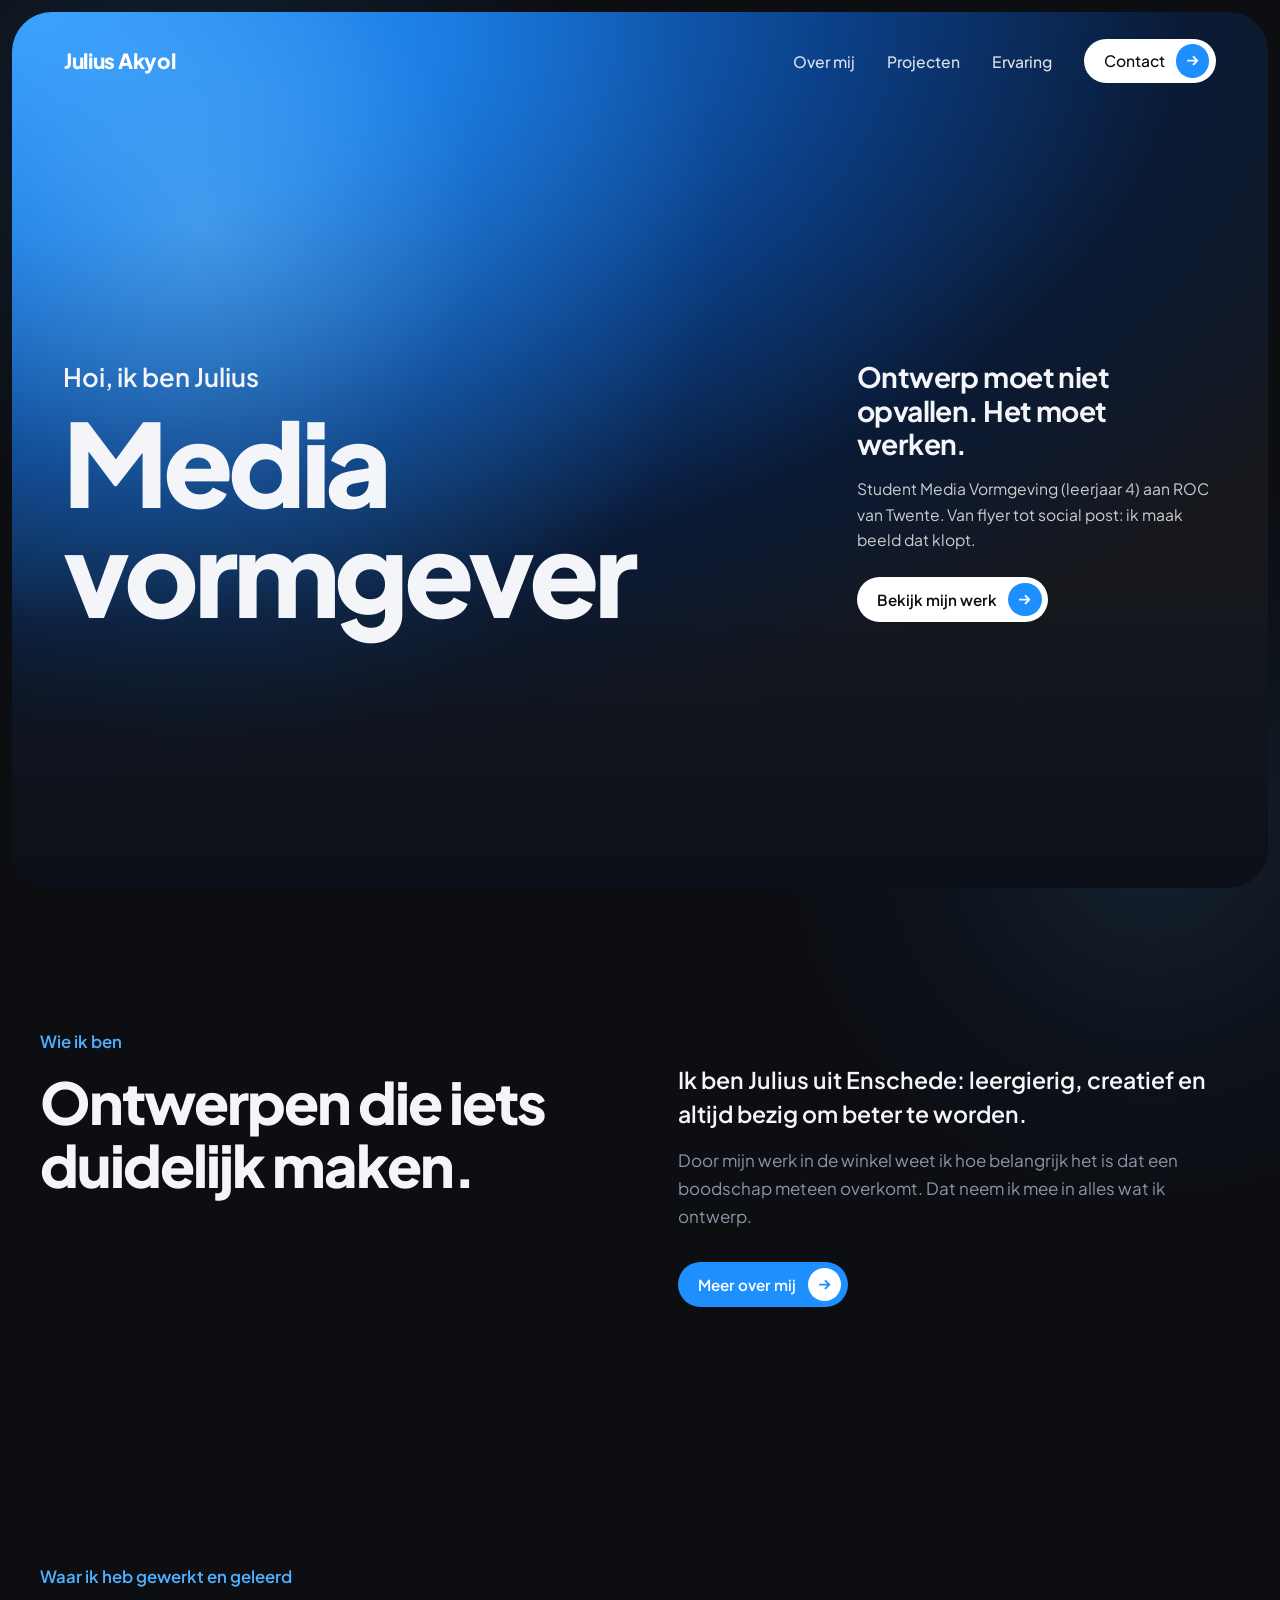
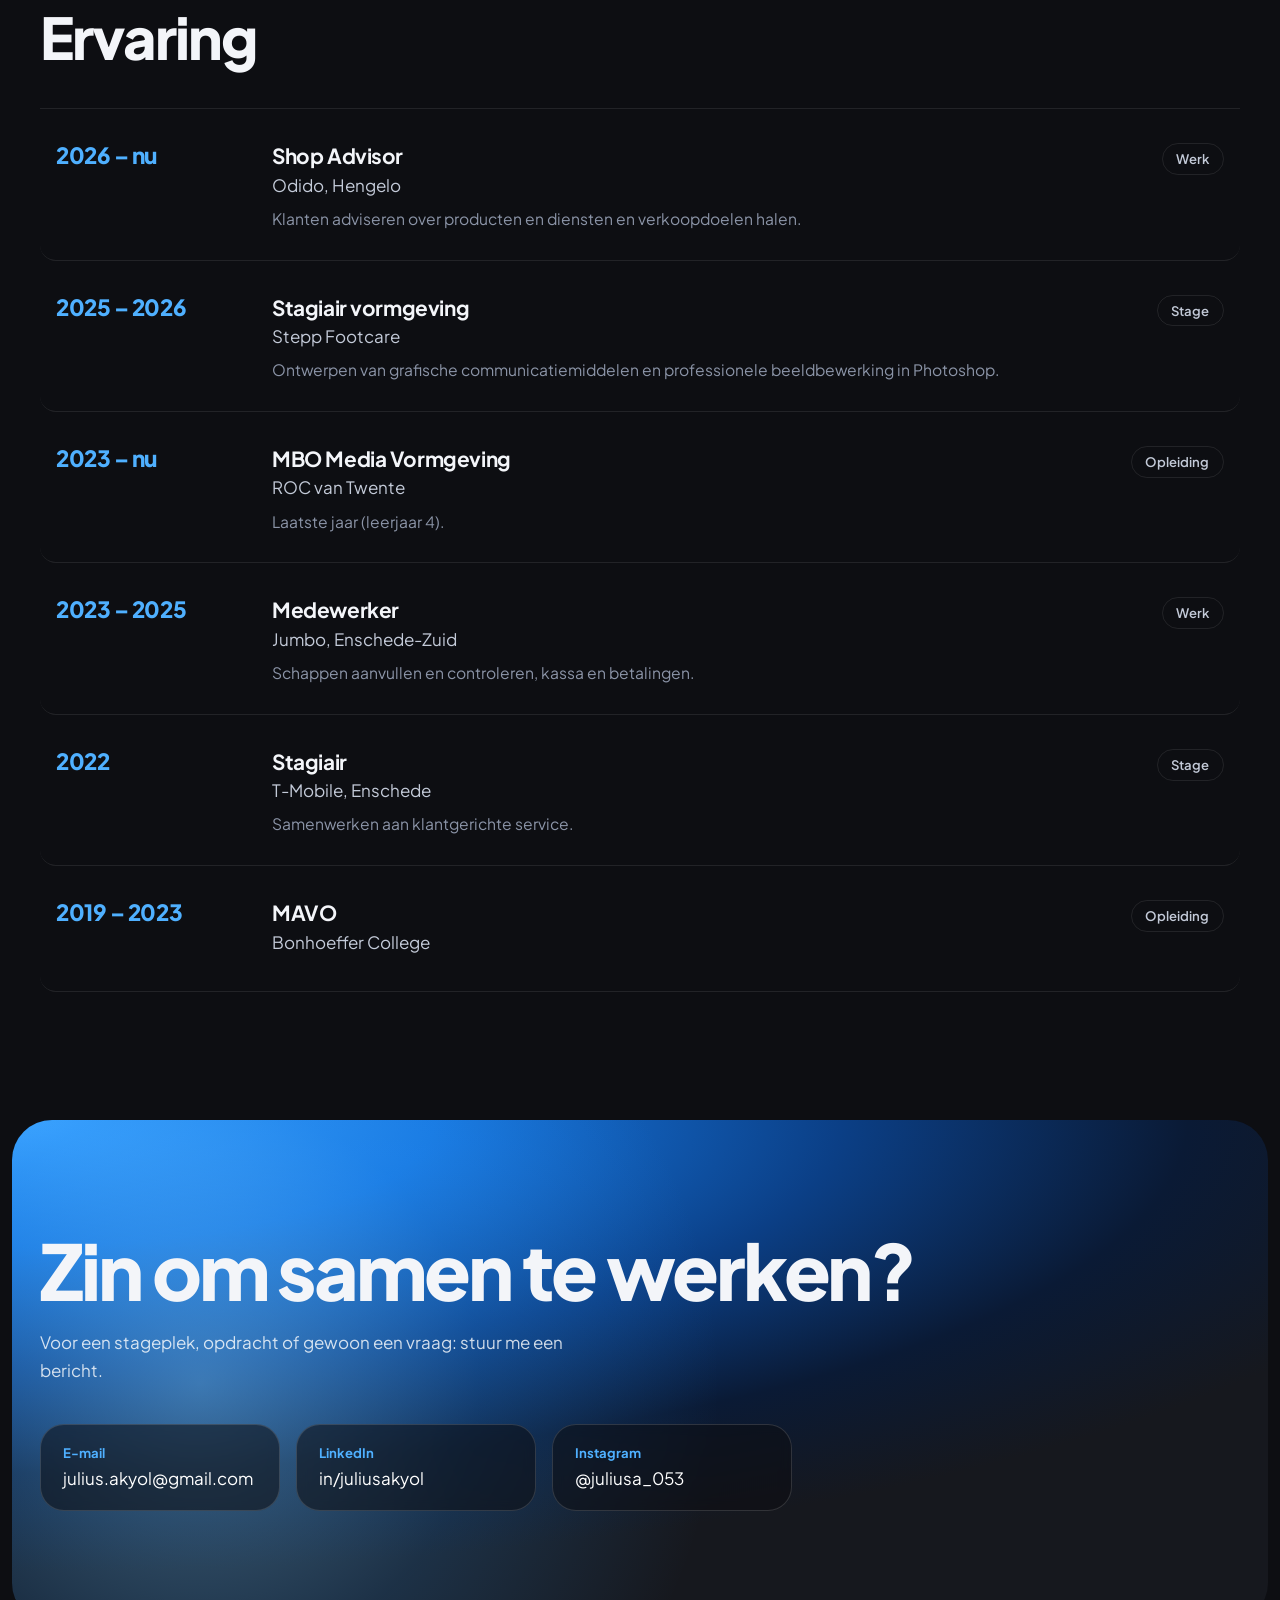
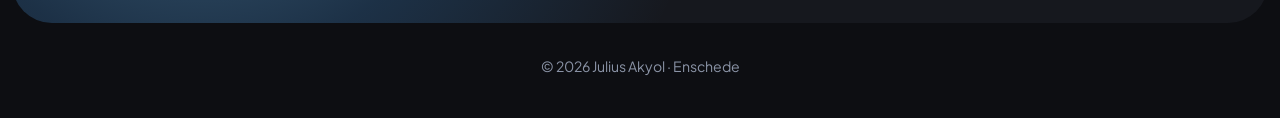
<file: index.html>
<!DOCTYPE html>
<html lang="nl">
<head>
  <meta charset="utf-8">
  <meta name="viewport" content="width=device-width, initial-scale=1">
  <title>Julius Akyol – Mediavormgever</title>
  <meta name="description" content="Portfolio van Julius Akyol, mediavormgever uit Enschede. Grafisch ontwerp, beeldbewerking en fotografie.">
  <meta property="og:title" content="Julius Akyol – Mediavormgever">
  <meta property="og:description" content="Portfolio van Julius Akyol, mediavormgever uit Enschede.">
  <meta property="og:image" content="img/julius.jpg">
  <link rel="icon" href="img/favicon.svg" type="image/svg+xml">
  <link rel="preconnect" href="https://fonts.googleapis.com">
  <link rel="preconnect" href="https://fonts.gstatic.com" crossorigin>
  <link href="https://fonts.googleapis.com/css2?family=Plus+Jakarta+Sans:wght@400;500;600;700;800&display=swap" rel="stylesheet">
  <link rel="stylesheet" href="style.css">
  <script>
    document.documentElement.classList.add('js');
    // Laadscherm: alleen bij de eerste keer openen (per bezoek), niet bij elke pagina
    try {
      if (!sessionStorage.getItem('ja-loaded') && !matchMedia('(prefers-reduced-motion: reduce)').matches) {
        document.documentElement.classList.add('is-loading');
      }
    } catch (e) {}
  </script>
</head>
<body>

  <!-- ============ LAADSCHERM (eerste bezoek) ============ -->
  <div class="loader" id="loader" aria-hidden="true">
    <div class="loader__inner">
      <p class="loader__name"><span>Julius</span> <span>Akyol</span></p>
      <p class="loader__role">Mediavormgever</p>
      <div class="loader__bar"><i id="loader-bar"></i></div>
      <p class="loader__count"><span id="loader-count">0</span>%</p>
    </div>
  </div>

  <!-- ============ NAVIGATIE (zelfde op elke pagina) ============ -->
  <header class="nav" id="nav">
    <a class="nav__logo" href="index.html">Julius Akyol</a>
    <nav aria-label="Hoofdmenu">
      <ul class="nav__links">
        <li><a href="over-mij.html">Over mij</a></li>
        <li><a href="projecten.html">Projecten</a></li>
        <li class="hide-mobile"><a href="index.html#ervaring">Ervaring</a></li>
        <li><a class="btn btn--light" href="index.html#contact" aria-label="Contact"><span class="btn__label">Contact</span> <span class="btn__icon" aria-hidden="true"><svg viewBox="0 0 16 16" fill="none" stroke="currentColor" stroke-width="2" stroke-linecap="round" stroke-linejoin="round"><path d="M3 8h10M9 4l4 4-4 4"/></svg></span></a></li>
      </ul>
    </nav>
  </header>

  <main id="top">

    <!-- ============ GROTE HEADER ============ -->
    <div class="top">
      <section class="hero">

        <div class="hero__main">
          <div>
            <p class="hero__hello anim-up" style="--d:100">Hoi, ik ben Julius</p>
            <h1 class="hero__title">
              <span class="line anim-up" style="--d:200">Media</span>
              <span class="line anim-up" style="--d:320">vormgever</span>
            </h1>
          </div>

          <div class="hero__side anim-up" style="--d:550">
            <h2>Ontwerp moet niet opvallen. Het moet werken.</h2>
            <p>Student Media Vormgeving (leerjaar 4) aan ROC van Twente. Van flyer tot social post: ik maak beeld dat klopt.</p>
            <a class="btn btn--light" href="projecten.html">Bekijk mijn werk <span class="btn__icon" aria-hidden="true"><svg viewBox="0 0 16 16" fill="none" stroke="currentColor" stroke-width="2" stroke-linecap="round" stroke-linejoin="round"><path d="M3 8h10M9 4l4 4-4 4"/></svg></span></a>
          </div>
        </div>
      </section>
    </div>

    <!-- ============ WIE IK BEN ============ -->
    <section class="section">
      <div class="wrap intro">
        <div data-reveal>
          <p class="eyebrow">Wie ik ben</p>
          <h2 class="section__title">Ontwerpen die iets duidelijk maken.</h2>
        </div>
        <div data-reveal style="--d:150">
          <p class="intro__lead">Ik ben Julius uit Enschede: leergierig, creatief en altijd bezig om beter te worden.</p>
          <p class="intro__text">Door mijn werk in de winkel weet ik hoe belangrijk het is dat een boodschap meteen overkomt. Dat neem ik mee in alles wat ik ontwerp.</p>
          <a class="btn btn--blue" href="over-mij.html">Meer over mij <span class="btn__icon" aria-hidden="true"><svg viewBox="0 0 16 16" fill="none" stroke="currentColor" stroke-width="2" stroke-linecap="round" stroke-linejoin="round"><path d="M3 8h10M9 4l4 4-4 4"/></svg></span></a>
        </div>
      </div>
    </section>

    <!-- ============ ERVARING ============ -->
    <section class="section" id="ervaring">
      <div class="wrap">
        <div class="xp-head" data-reveal>
          <p class="eyebrow">Waar ik heb gewerkt en geleerd</p>
          <h2 class="section__title">Ervaring</h2>
        </div>

        <ul class="xp">
          <li class="xp__item" data-reveal style="--d:0">
            <p class="xp__years">2026 – nu</p>
            <div class="xp__body">
              <h3>Shop Advisor</h3>
              <p class="xp__place">Odido, Hengelo</p>
              <p>Klanten adviseren over producten en diensten en verkoopdoelen halen.</p>
            </div>
            <span class="xp__type">Werk</span>
          </li>
          <li class="xp__item" data-reveal style="--d:70">
            <p class="xp__years">2025 – 2026</p>
            <div class="xp__body">
              <h3>Stagiair vormgeving</h3>
              <p class="xp__place">Stepp Footcare</p>
              <p>Ontwerpen van grafische communicatiemiddelen en professionele beeldbewerking in Photoshop.</p>
            </div>
            <span class="xp__type">Stage</span>
          </li>
          <li class="xp__item" data-reveal style="--d:140">
            <p class="xp__years">2023 – nu</p>
            <div class="xp__body">
              <h3>MBO Media Vormgeving</h3>
              <p class="xp__place">ROC van Twente</p>
              <p>Laatste jaar (leerjaar 4).</p>
            </div>
            <span class="xp__type">Opleiding</span>
          </li>
          <li class="xp__item" data-reveal style="--d:210">
            <p class="xp__years">2023 – 2025</p>
            <div class="xp__body">
              <h3>Medewerker</h3>
              <p class="xp__place">Jumbo, Enschede-Zuid</p>
              <p>Schappen aanvullen en controleren, kassa en betalingen.</p>
            </div>
            <span class="xp__type">Werk</span>
          </li>
          <li class="xp__item" data-reveal style="--d:280">
            <p class="xp__years">2022</p>
            <div class="xp__body">
              <h3>Stagiair</h3>
              <p class="xp__place">T-Mobile, Enschede</p>
              <p>Samenwerken aan klantgerichte service.</p>
            </div>
            <span class="xp__type">Stage</span>
          </li>
          <li class="xp__item" data-reveal style="--d:350">
            <p class="xp__years">2019 – 2023</p>
            <div class="xp__body">
              <h3>MAVO</h3>
              <p class="xp__place">Bonhoeffer College</p>
            </div>
            <span class="xp__type">Opleiding</span>
          </li>
        </ul>
      </div>
    </section>

    <!-- ============ CONTACT ============ -->
    <section class="contact" id="contact">
      <div class="wrap">
        <h2 class="contact__title" data-reveal>Zin om samen te werken?</h2>
        <p class="contact__text" data-reveal style="--d:100">Voor een stageplek, opdracht of gewoon een vraag: stuur me een bericht.</p>
        <ul class="contact__list">
          <li data-reveal style="--d:150"><a href="mailto:julius.akyol@gmail.com"><span>E-mail</span>julius.akyol@gmail.com</a></li>
          <li data-reveal style="--d:230"><a href="https://www.linkedin.com/in/juliusakyol/" target="_blank" rel="noopener"><span>LinkedIn</span>in/juliusakyol</a></li>
          <li data-reveal style="--d:310"><a href="https://www.instagram.com/juliusa_053/" target="_blank" rel="noopener"><span>Instagram</span>@juliusa_053</a></li>
        </ul>
      </div>
    </section>
  </main>

  <footer class="footer">
    <p>© <span id="year">2026</span> Julius Akyol · Enschede</p>
  </footer>

  <script src="main.js"></script>
</body>
</html>
</file>
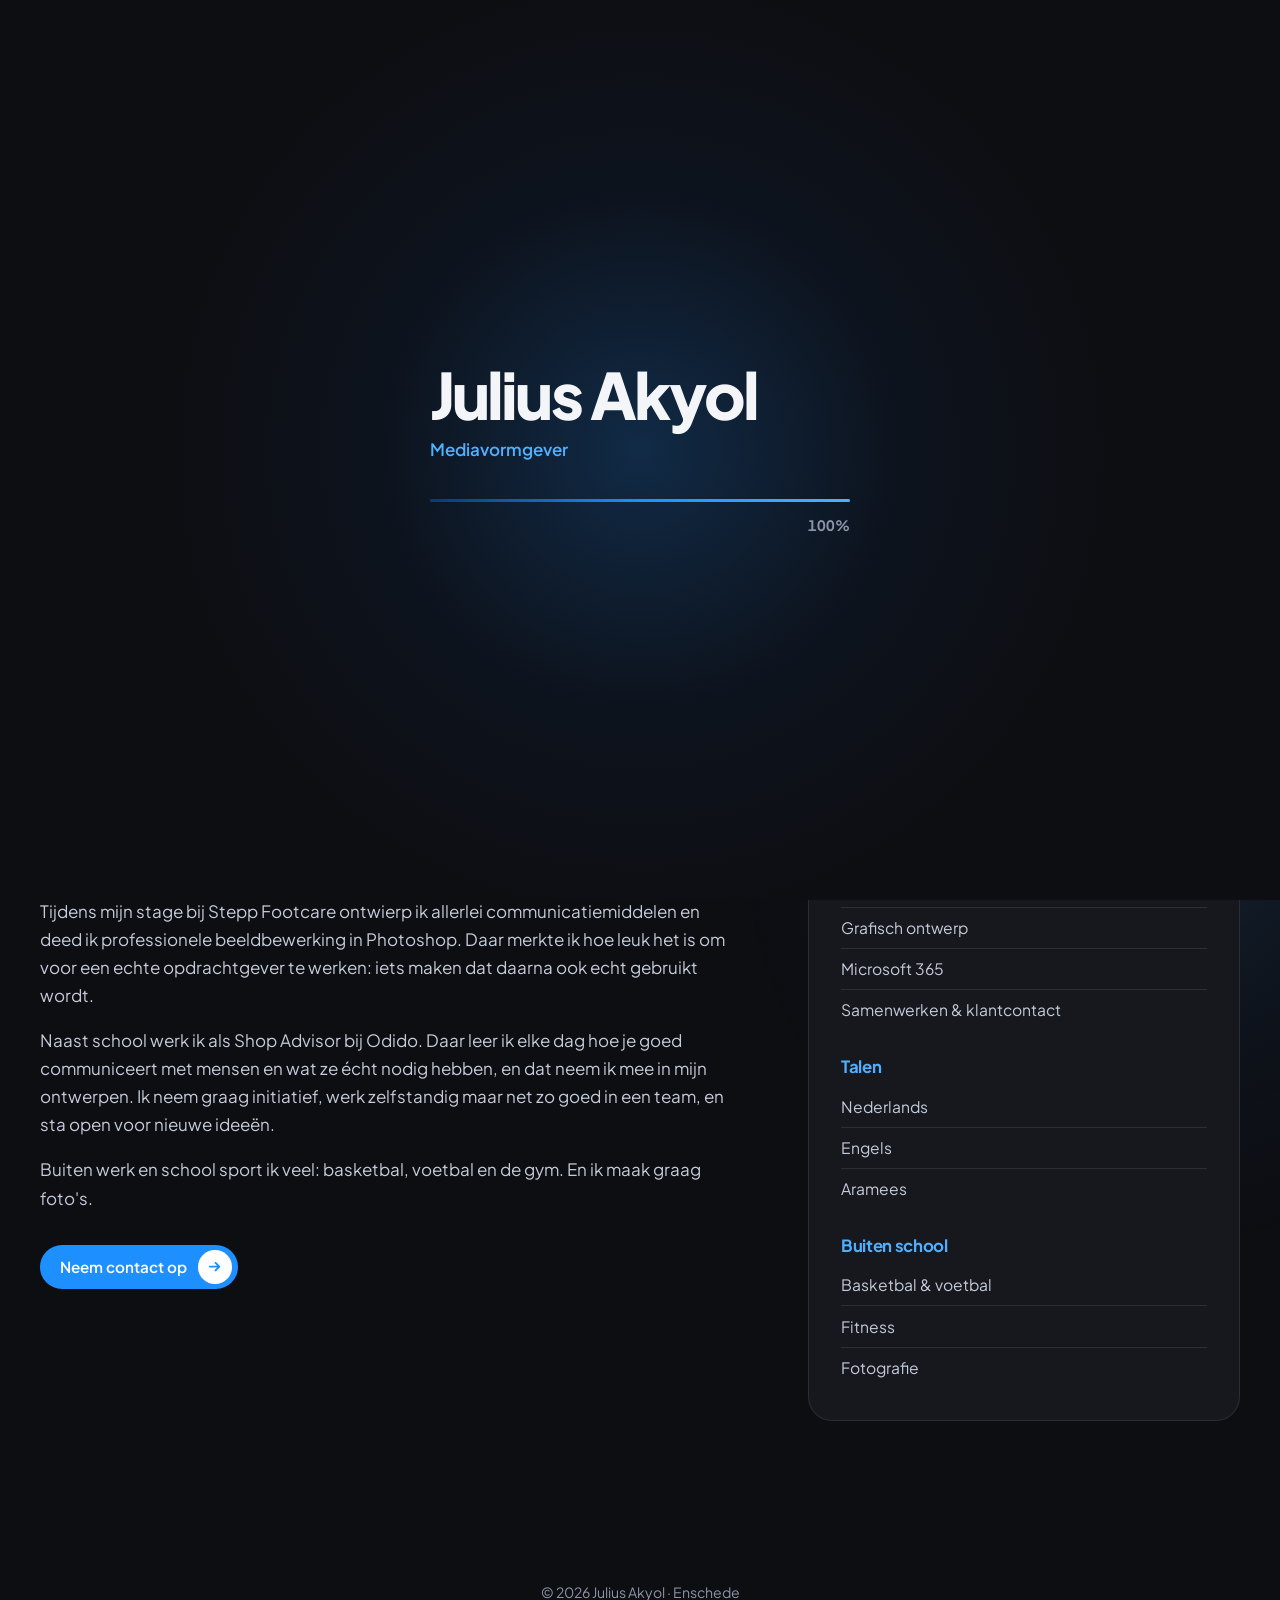
<file: over-mij.html>
<!DOCTYPE html>
<html lang="nl">
<head>
  <meta charset="utf-8">
  <meta name="viewport" content="width=device-width, initial-scale=1">
  <title>Over mij – Julius Akyol</title>
  <meta name="description" content="Wie is Julius Akyol? Mediavormgever uit Enschede, student Media Vormgeving aan ROC van Twente.">
  <link rel="icon" href="img/favicon.svg" type="image/svg+xml">
  <link rel="preconnect" href="https://fonts.googleapis.com">
  <link rel="preconnect" href="https://fonts.gstatic.com" crossorigin>
  <link href="https://fonts.googleapis.com/css2?family=Plus+Jakarta+Sans:wght@400;500;600;700;800&display=swap" rel="stylesheet">
  <link rel="stylesheet" href="style.css">
  <script>
    document.documentElement.classList.add('js');
    // Laadscherm: alleen bij de eerste keer openen (per bezoek), niet bij elke pagina
    try {
      if (!sessionStorage.getItem('ja-loaded') && !matchMedia('(prefers-reduced-motion: reduce)').matches) {
        document.documentElement.classList.add('is-loading');
      }
    } catch (e) {}
  </script>
</head>
<body>

  <!-- ============ LAADSCHERM (eerste bezoek) ============ -->
  <div class="loader" id="loader" aria-hidden="true">
    <div class="loader__inner">
      <p class="loader__name"><span>Julius</span> <span>Akyol</span></p>
      <p class="loader__role">Mediavormgever</p>
      <div class="loader__bar"><i id="loader-bar"></i></div>
      <p class="loader__count"><span id="loader-count">0</span>%</p>
    </div>
  </div>

  <!-- ============ NAVIGATIE (zelfde op elke pagina) ============ -->
  <header class="nav" id="nav">
    <a class="nav__logo" href="index.html">Julius Akyol</a>
    <nav aria-label="Hoofdmenu">
      <ul class="nav__links">
        <li><a href="over-mij.html" aria-current="page">Over mij</a></li>
        <li><a href="projecten.html">Projecten</a></li>
        <li class="hide-mobile"><a href="index.html#ervaring">Ervaring</a></li>
        <li><a class="btn btn--light" href="index.html#contact" aria-label="Contact"><span class="btn__label">Contact</span> <span class="btn__icon" aria-hidden="true"><svg viewBox="0 0 16 16" fill="none" stroke="currentColor" stroke-width="2" stroke-linecap="round" stroke-linejoin="round"><path d="M3 8h10M9 4l4 4-4 4"/></svg></span></a></li>
      </ul>
    </nav>
  </header>

  <main>

    <!-- ============ PAGINAKOP ============ -->
    <section class="page-head">
      <img class="page-head__photo anim-photo" src="img/julius-cut.webp" alt="" width="904" height="904">
      <div class="page-head__inner">
        <h1 class="anim-up" style="--d:200">Hoi, ik ben Julius.</h1>
        <p class="anim-up" style="--d:380"><span id="age">19</span> jaar, uit Enschede. Leergierig, creatief en altijd bezig om mezelf verder te ontwikkelen.</p>
      </div>
    </section>

    <!-- ============ OVER MIJ ============ -->
    <section class="section">
      <div class="wrap about">
        <div class="about__main" data-reveal>
          <p class="lead">Ik zit in mijn laatste jaar Media Vormgeving aan ROC van Twente, met een sterke interesse in grafisch ontwerp en visuele communicatie.</p>
          <p>Tijdens mijn stage bij Stepp Footcare ontwierp ik allerlei communicatiemiddelen en deed ik professionele beeldbewerking in Photoshop. Daar merkte ik hoe leuk het is om voor een echte opdrachtgever te werken: iets maken dat daarna ook echt gebruikt wordt.</p>
          <p>Naast school werk ik als Shop Advisor bij Odido. Daar leer ik elke dag hoe je goed communiceert met mensen en wat ze écht nodig hebben, en dat neem ik mee in mijn ontwerpen. Ik neem graag initiatief, werk zelfstandig maar net zo goed in een team, en sta open voor nieuwe ideeën.</p>
          <p>Buiten werk en school sport ik veel: basketbal, voetbal en de gym. En ik maak graag foto's.</p>
          <a class="btn btn--blue" href="index.html#contact">Neem contact op <span class="btn__icon" aria-hidden="true"><svg viewBox="0 0 16 16" fill="none" stroke="currentColor" stroke-width="2" stroke-linecap="round" stroke-linejoin="round"><path d="M3 8h10M9 4l4 4-4 4"/></svg></span></a>
        </div>

        <aside class="about__side" data-reveal style="--d:150">
          <div class="fact">
            <h2>Vaardigheden</h2>
            <ul>
              <li>Adobe Creative Cloud</li>
              <li>Photoshop &amp; beeldbewerking</li>
              <li>Grafisch ontwerp</li>
              <li>Microsoft 365</li>
              <li>Samenwerken &amp; klantcontact</li>
            </ul>
          </div>
          <div class="fact">
            <h2>Talen</h2>
            <ul>
              <li>Nederlands</li>
              <li>Engels</li>
              <li>Aramees</li>
            </ul>
          </div>
          <div class="fact">
            <h2>Buiten school</h2>
            <ul>
              <li>Basketbal &amp; voetbal</li>
              <li>Fitness</li>
              <li>Fotografie</li>
            </ul>
          </div>
        </aside>
      </div>
    </section>
  </main>

  <footer class="footer">
    <p>© <span id="year">2026</span> Julius Akyol · Enschede</p>
  </footer>

  <script src="main.js"></script>
</body>
</html>
</file>
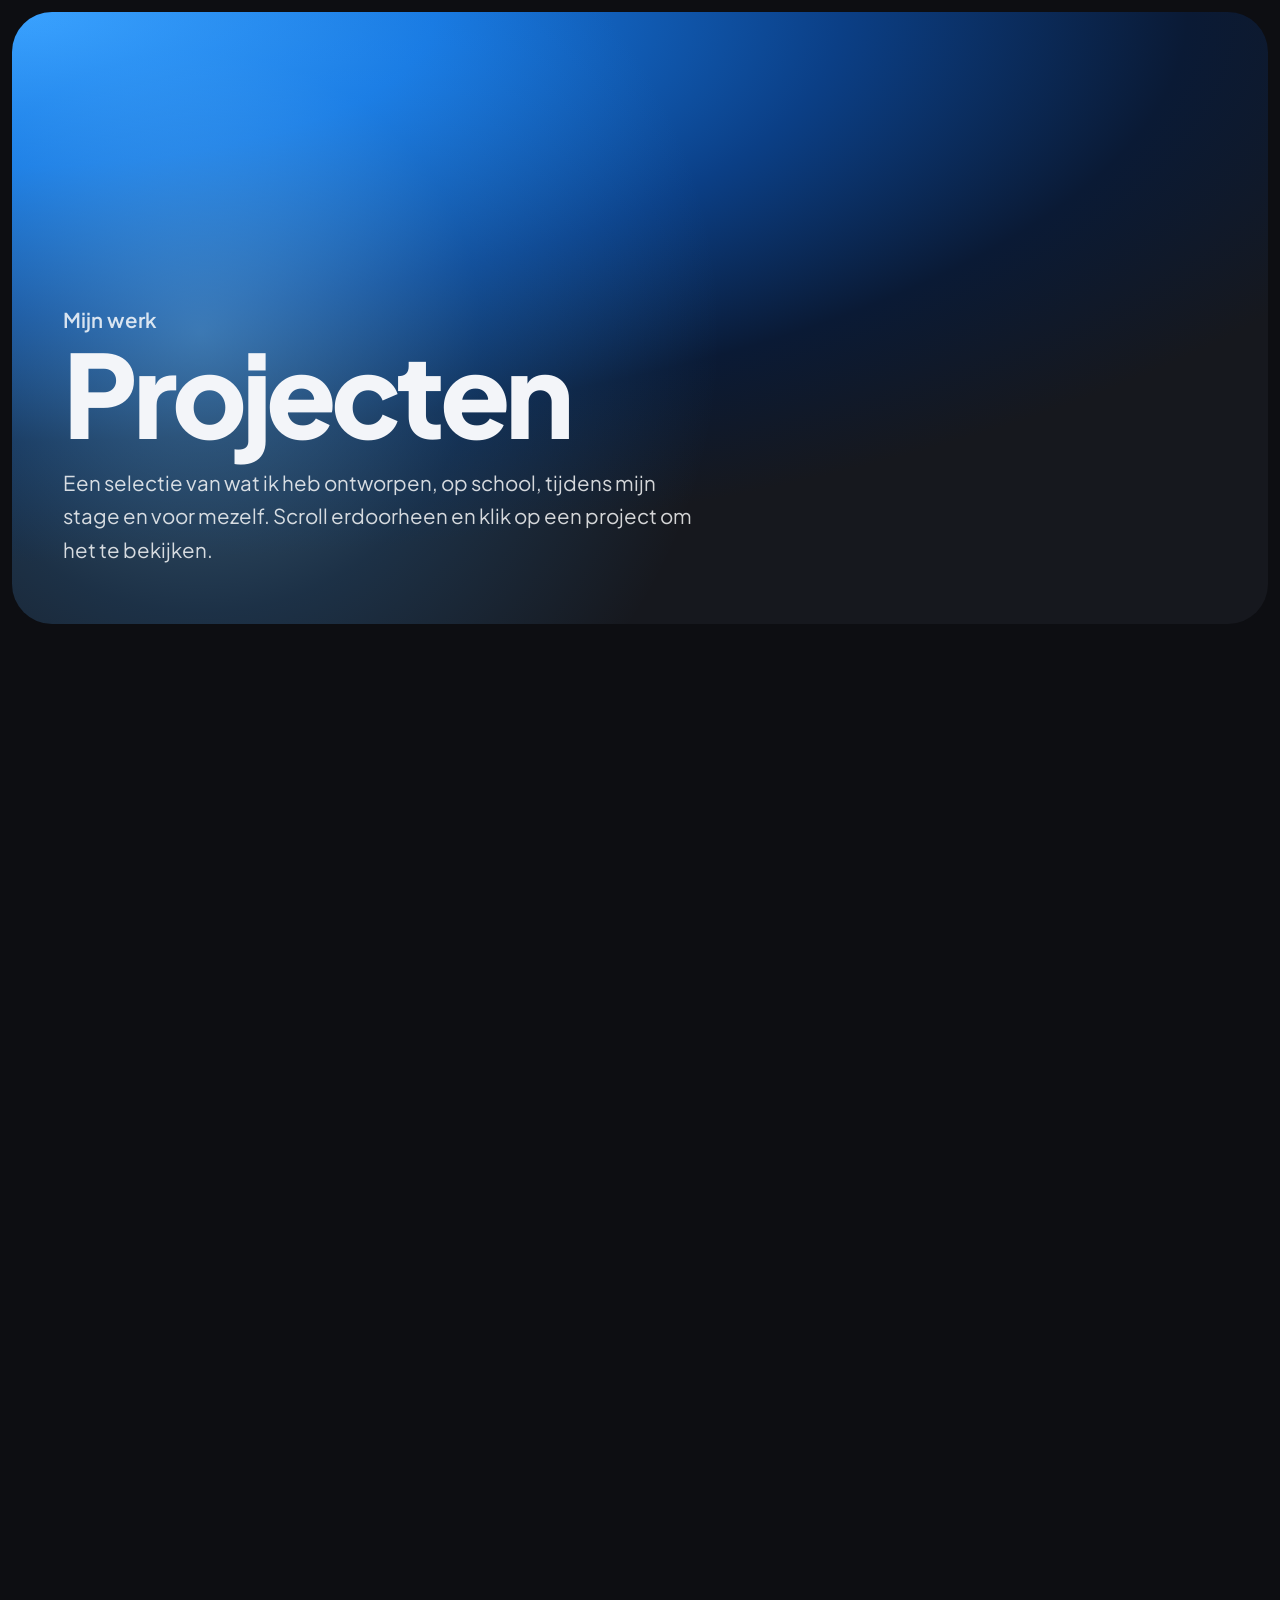
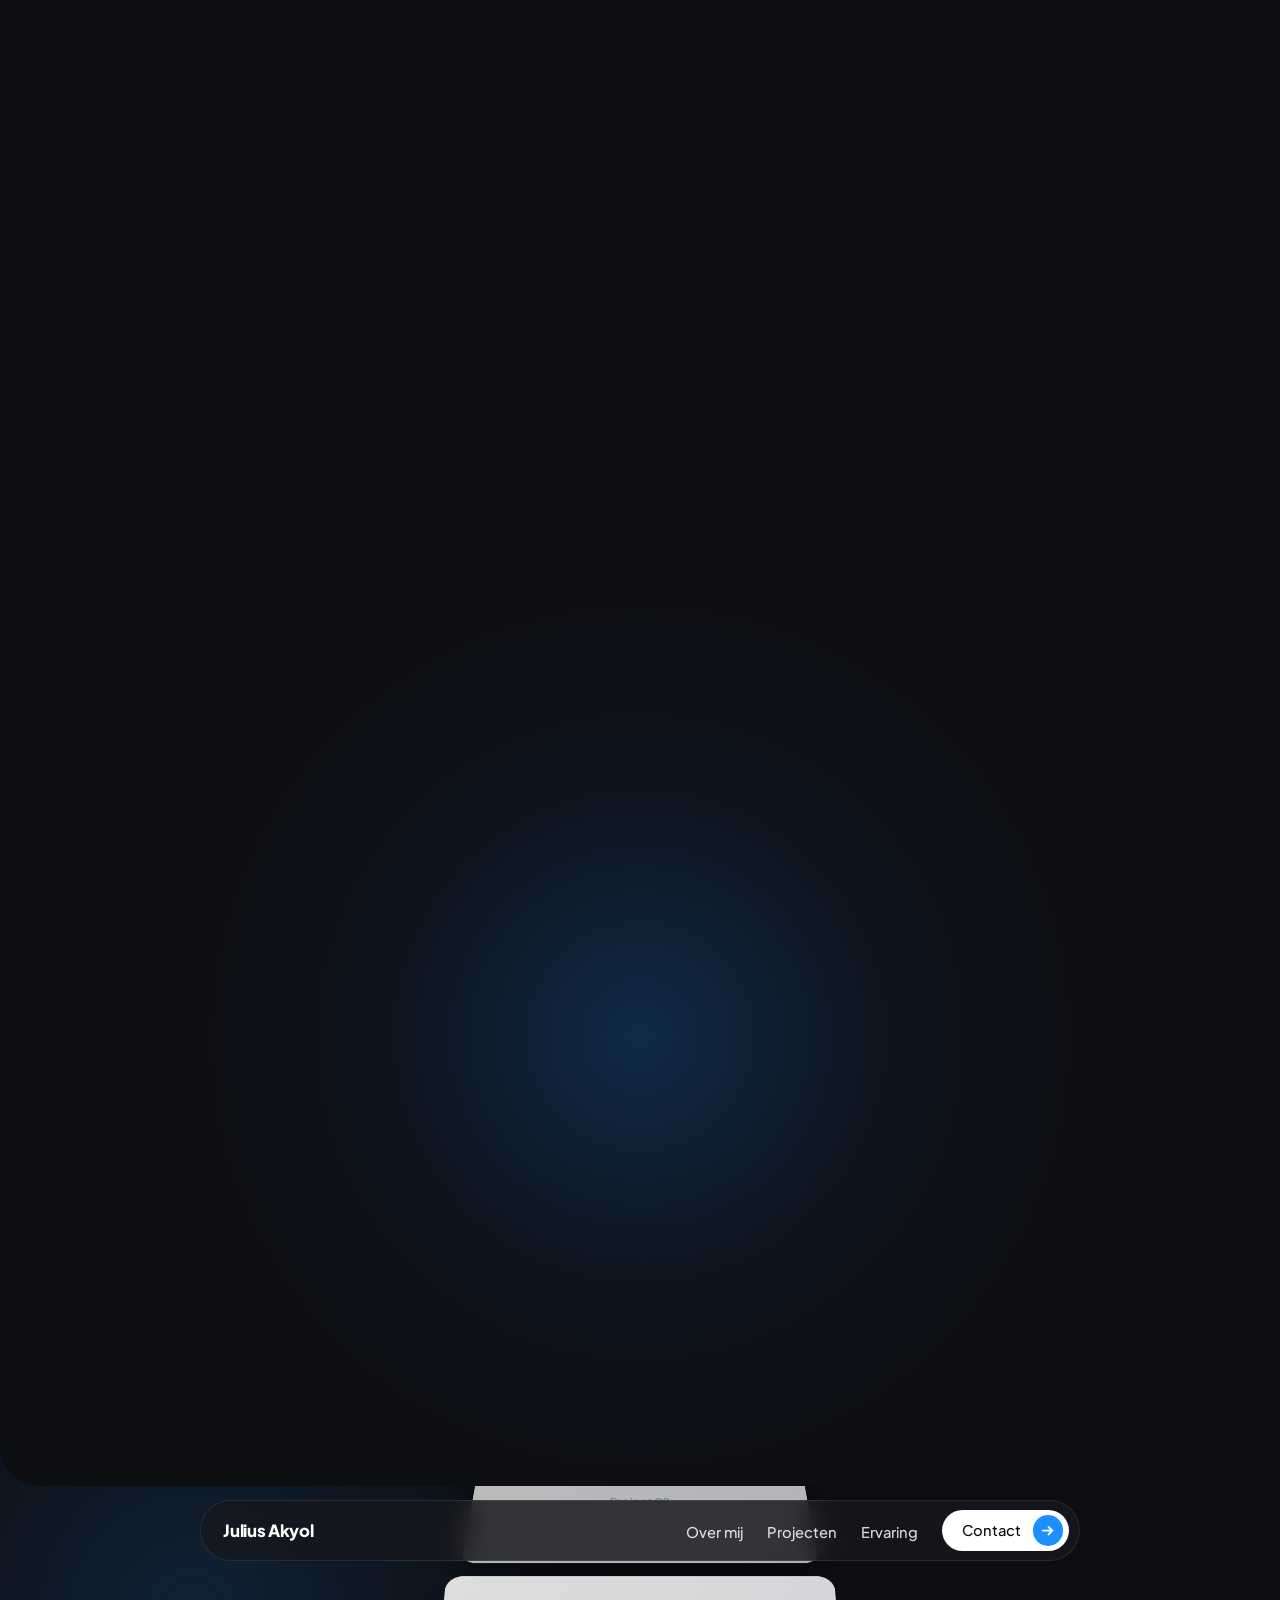
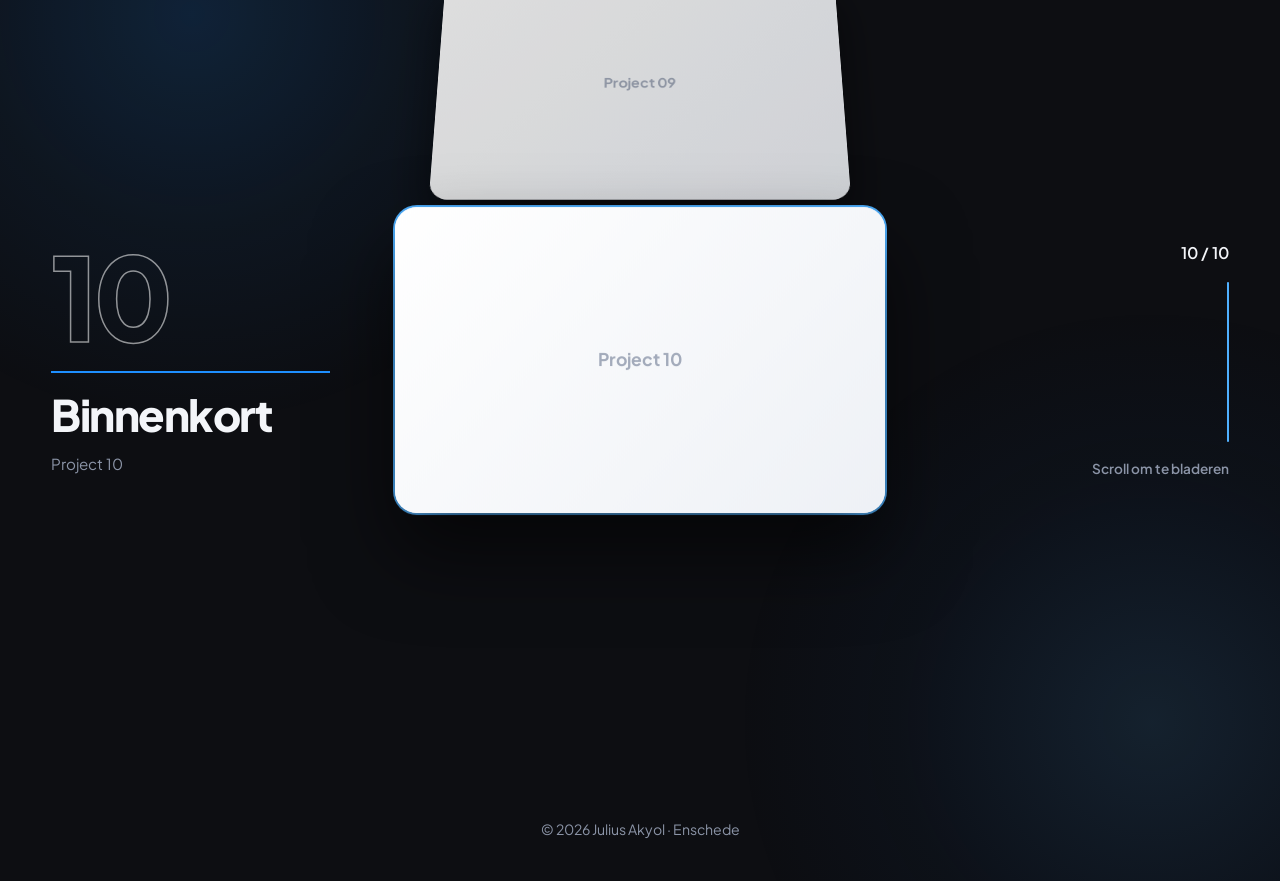
<file: projecten.html>
<!DOCTYPE html>
<html lang="nl">
<head>
  <meta charset="utf-8">
  <meta name="viewport" content="width=device-width, initial-scale=1">
  <title>Projecten – Julius Akyol</title>
  <meta name="description" content="Ontwerpprojecten van Julius Akyol, mediavormgever uit Enschede.">
  <link rel="icon" href="img/favicon.svg" type="image/svg+xml">
  <link rel="preconnect" href="https://fonts.googleapis.com">
  <link rel="preconnect" href="https://fonts.gstatic.com" crossorigin>
  <link href="https://fonts.googleapis.com/css2?family=Plus+Jakarta+Sans:wght@400;500;600;700;800&display=swap" rel="stylesheet">
  <link rel="stylesheet" href="style.css">
  <script>
    document.documentElement.classList.add('js');
    // Laadscherm: alleen bij de eerste keer openen (per bezoek), niet bij elke pagina
    try {
      if (!sessionStorage.getItem('ja-loaded') && !matchMedia('(prefers-reduced-motion: reduce)').matches) {
        document.documentElement.classList.add('is-loading');
      }
    } catch (e) {}
  </script>
</head>
<body>

  <!-- ============ LAADSCHERM (eerste bezoek) ============ -->
  <div class="loader" id="loader" aria-hidden="true">
    <div class="loader__inner">
      <p class="loader__name"><span>Julius</span> <span>Akyol</span></p>
      <p class="loader__role">Mediavormgever</p>
      <div class="loader__bar"><i id="loader-bar"></i></div>
      <p class="loader__count"><span id="loader-count">0</span>%</p>
    </div>
  </div>

  <!-- ============ NAVIGATIE (zelfde op elke pagina) ============ -->
  <header class="nav" id="nav">
    <a class="nav__logo" href="index.html">Julius Akyol</a>
    <nav aria-label="Hoofdmenu">
      <ul class="nav__links">
        <li><a href="over-mij.html">Over mij</a></li>
        <li><a href="projecten.html" aria-current="page">Projecten</a></li>
        <li class="hide-mobile"><a href="index.html#ervaring">Ervaring</a></li>
        <li><a class="btn btn--light" href="index.html#contact" aria-label="Contact"><span class="btn__label">Contact</span> <span class="btn__icon" aria-hidden="true"><svg viewBox="0 0 16 16" fill="none" stroke="currentColor" stroke-width="2" stroke-linecap="round" stroke-linejoin="round"><path d="M3 8h10M9 4l4 4-4 4"/></svg></span></a></li>
      </ul>
    </nav>
  </header>

  <main>

    <!-- ============ PAGINAKOP ============ -->
    <section class="page-head">
      <div class="page-head__inner">
        <p class="eyebrow anim-up" style="--d:100">Mijn werk</p>
        <h1 class="anim-up" style="--d:200">Projecten</h1>
        <p class="anim-up" style="--d:380">Een selectie van wat ik heb ontworpen, op school, tijdens mijn stage en voor mezelf. Scroll erdoorheen en klik op een project om het te bekijken.</p>
      </div>
    </section>

    <!-- ============ PROJECTEN (3D-stapel, scrollen om te bladeren) ============ -->
    <!--
      PROJECT INVULLEN: pas één van de 10 knoppen hieronder aan.
        data-title = titel van het project (groot links in beeld)
        data-meta  = korte context, bijv. "Stepp Footcare · 2025"
        data-text  = 2-3 zinnen uitleg, verschijnt na klikken
      Vervang <span class="card__ph">…</span> door:
        <img src="img/projecten/NAAM.jpg" alt="Korte beschrijving" loading="lazy">
      Beeld liefst liggend (16:10), ca. 1600px breed.
      Meer of minder vakken? Kopieer of verwijder een <li class="stack__item">: de rest past zich aan.
    -->
    <section class="showcase" id="werk" aria-label="Projecten">
      <div class="showcase__sticky">

        <div class="showcase__info" aria-live="polite">
          <p class="showcase__num" id="sc-num">01</p>
          <h2 class="showcase__title" id="sc-title">Binnenkort</h2>
          <p class="showcase__meta" id="sc-meta">Project 01</p>
        </div>

        <ol class="stack" id="stack">
          <li class="stack__item">
            <button class="card" type="button"
              data-title="Binnenkort"
              data-meta="Project 01"
              data-text="Hier komt binnenkort een van mijn projecten te staan.">
              <span class="card__ph">Project 01</span>
            </button>
          </li>
          <li class="stack__item">
            <button class="card" type="button"
              data-title="Binnenkort"
              data-meta="Project 02"
              data-text="Hier komt binnenkort een van mijn projecten te staan.">
              <span class="card__ph">Project 02</span>
            </button>
          </li>
          <li class="stack__item">
            <button class="card" type="button"
              data-title="Binnenkort"
              data-meta="Project 03"
              data-text="Hier komt binnenkort een van mijn projecten te staan.">
              <span class="card__ph">Project 03</span>
            </button>
          </li>
          <li class="stack__item">
            <button class="card" type="button"
              data-title="Binnenkort"
              data-meta="Project 04"
              data-text="Hier komt binnenkort een van mijn projecten te staan.">
              <span class="card__ph">Project 04</span>
            </button>
          </li>
          <li class="stack__item">
            <button class="card" type="button"
              data-title="Binnenkort"
              data-meta="Project 05"
              data-text="Hier komt binnenkort een van mijn projecten te staan.">
              <span class="card__ph">Project 05</span>
            </button>
          </li>
          <li class="stack__item">
            <button class="card" type="button"
              data-title="Binnenkort"
              data-meta="Project 06"
              data-text="Hier komt binnenkort een van mijn projecten te staan.">
              <span class="card__ph">Project 06</span>
            </button>
          </li>
          <li class="stack__item">
            <button class="card" type="button"
              data-title="Binnenkort"
              data-meta="Project 07"
              data-text="Hier komt binnenkort een van mijn projecten te staan.">
              <span class="card__ph">Project 07</span>
            </button>
          </li>
          <li class="stack__item">
            <button class="card" type="button"
              data-title="Binnenkort"
              data-meta="Project 08"
              data-text="Hier komt binnenkort een van mijn projecten te staan.">
              <span class="card__ph">Project 08</span>
            </button>
          </li>
          <li class="stack__item">
            <button class="card" type="button"
              data-title="Binnenkort"
              data-meta="Project 09"
              data-text="Hier komt binnenkort een van mijn projecten te staan.">
              <span class="card__ph">Project 09</span>
            </button>
          </li>
          <li class="stack__item">
            <button class="card" type="button"
              data-title="Binnenkort"
              data-meta="Project 10"
              data-text="Hier komt binnenkort een van mijn projecten te staan.">
              <span class="card__ph">Project 10</span>
            </button>
          </li>
        </ol>

        <div class="showcase__side" aria-hidden="true">
          <span id="sc-count">01 / 10</span>
          <div class="showcase__bar"><i id="sc-bar"></i></div>
          <span>Scroll om te bladeren</span>
        </div>
      </div>
    </section>

    <!-- Detailvenster dat opent als je op het middelste vak klikt -->
    <dialog class="detail" id="detail" aria-labelledby="detail-title">
      <button class="detail__close" type="button" aria-label="Sluiten" data-close>
        <svg viewBox="0 0 16 16" fill="none" stroke="currentColor" stroke-width="2" stroke-linecap="round"><path d="M3 3l10 10M13 3 3 13"/></svg>
      </button>
      <div class="detail__media" id="detail-media"></div>
      <div class="detail__body">
        <p class="eyebrow" id="detail-meta"></p>
        <h2 id="detail-title"></h2>
        <p id="detail-text"></p>
      </div>
    </dialog>
  </main>

  <footer class="footer">
    <p>© <span id="year">2026</span> Julius Akyol · Enschede</p>
  </footer>

  <script src="main.js"></script>
  <script src="projecten.js"></script>
</body>
</html>
</file>
<file: style.css>
/* =========================================================
   Portfolio Julius Akyol
   Donker, grote afgeronde headers, vette letters.
   Accentkleur: het elektrisch blauw uit zijn CV.
   ========================================================= */

:root {
  --bg: #0d0e12;
  --surface: #16181e;
  --surface-2: #1d2028;
  --line: rgba(255, 255, 255, 0.09);
  --text: #f3f5f9;
  --soft: #c3cad8;
  --muted: #8b94a7;

  --blue: #1e8fff;
  --blue-bright: #4fb0ff;
  --blue-deep: #0a3a73;
  --navy: #0b1426;

  /* verloop van de grote headers: licht blauw linksboven → bijna zwart rechtsonder */
  --hero-grad:
    radial-gradient(120% 90% at 0% 0%, #3aa2ff 0%, #1677e0 28%, #0b3f86 55%, #0a1a35 78%, #16181e 100%);

  --radius-xl: 40px;
  --radius-l: 24px;
  --wrap: 1200px;
  --font: "Plus Jakarta Sans", system-ui, -apple-system, "Segoe UI", sans-serif;
  --ease: cubic-bezier(0.22, 1, 0.36, 1);
}

*,
*::before,
*::after { box-sizing: border-box; }

html { scroll-behavior: smooth; scroll-padding-top: 90px; }

body {
  margin: 0;
  font-family: var(--font);
  font-size: 1.0625rem;
  line-height: 1.65;
  color: var(--text);
  background: var(--bg);
  -webkit-font-smoothing: antialiased;
}

img { max-width: 100%; display: block; }

a { color: var(--blue-bright); }

a:focus-visible,
button:focus-visible {
  outline: 3px solid var(--blue-bright);
  outline-offset: 3px;
  border-radius: 6px;
}

h1, h2, h3 { margin: 0; line-height: 1.1; letter-spacing: -0.02em; }

.wrap {
  width: min(var(--wrap), 100% - 3rem);
  margin-inline: auto;
}

/* Kleine kop boven een titel ("Wie ik ben") */
.eyebrow {
  margin: 0 0 0.9rem;
  font-weight: 600;
  font-size: 1.05rem;
  color: var(--blue-bright);
  letter-spacing: 0;
}

/* =========================================================
   NAVIGATIE
   Groot boven in de header; bij scrollen een kleinere
   zwevende balk die meekomt.
   ========================================================= */
.nav {
  position: fixed;
  z-index: 50;
  top: 12px;
  left: 50%;
  transform: translateX(-50%);
  width: calc(100% - 24px);
  max-width: 1600px;
  display: flex;
  align-items: center;
  justify-content: space-between;
  gap: 1rem;
  padding: 1.6rem clamp(1.25rem, 4vw, 3.5rem);
  border-radius: var(--radius-xl);
  background: transparent;
  border: 1px solid transparent;
  transition:
    width 0.5s var(--ease), max-width 0.5s var(--ease), padding 0.5s var(--ease),
    background-color 0.4s, border-color 0.4s, top 0.5s var(--ease);
}

.nav--small {
  top: 14px;
  max-width: 880px;
  padding: 0.55rem 0.6rem 0.55rem 1.4rem;
  background: rgba(22, 24, 30, 0.82);
  border-color: var(--line);
  backdrop-filter: blur(14px);
  -webkit-backdrop-filter: blur(14px);
}

.nav__logo {
  white-space: nowrap;
  color: #fff;
  font-weight: 800;
  font-size: 1.3rem;
  text-decoration: none;
  letter-spacing: -0.02em;
  transition: font-size 0.5s var(--ease);
}

.nav--small .nav__logo { font-size: 1.05rem; }

.nav__links {
  display: flex;
  align-items: center;
  gap: 2rem;
  margin: 0;
  padding: 0;
  list-style: none;
}

.nav__links a {
  color: rgba(255, 255, 255, 0.85);
  text-decoration: none;
  font-weight: 500;
  font-size: 0.98rem;
  transition: color 0.25s;
}

/* Alle menu-items dezelfde stijl; bij hover kleuren ze blauw */
.nav__links a:hover,
.nav__links a:focus-visible { color: var(--blue-bright); }

.nav--small .nav__links { gap: 1.5rem; }
.nav--small .nav__links a { font-size: 0.92rem; }

/* =========================================================
   KNOPPEN (pil met rond pijltje)
   ========================================================= */
.btn {
  display: inline-flex;
  align-items: center;
  gap: 0.7rem;
  padding: 0.35rem 0.4rem 0.35rem 1.25rem;
  font-weight: 600;
  font-size: 0.95rem;
  text-decoration: none;
  border-radius: 999px;
  white-space: nowrap;
  transition: background-color 0.25s, color 0.25s;
}

.btn__icon {
  display: grid;
  place-items: center;
  width: 2.1rem;
  height: 2.1rem;
  border-radius: 50%;
  transition: transform 0.35s var(--ease);
}

.btn__icon svg { width: 0.95rem; height: 0.95rem; }
.btn:hover .btn__icon { transform: rotate(-45deg); }

.btn--light { background: #fff; color: #0d0e12; }
.btn--light .btn__icon { background: var(--blue); color: #fff; transition: transform 0.35s var(--ease), background-color 0.25s, color 0.25s; }
.btn--light:hover { background: var(--blue); color: #fff; }
.btn--light:hover .btn__icon { background: #fff; color: var(--blue); }

.btn--blue { background: var(--blue); color: #fff; }
.btn--blue .btn__icon { background: #fff; color: var(--blue); }
.btn--blue:hover { background: var(--blue-bright); }

.btn--ghost {
  color: #fff;
  padding: 0.75rem 1.25rem;
  border: 1.5px solid rgba(255, 255, 255, 0.45);
}

.btn--ghost:hover { background: rgba(255, 255, 255, 0.1); border-color: #fff; }

.nav--small .btn { font-size: 0.88rem; }
.nav--small .btn__icon { width: 1.9rem; height: 1.9rem; }

/* =========================================================
   GROTE HEADER (homepage)
   ========================================================= */
.top {
  margin: 12px;
  background: var(--surface);
  border-radius: var(--radius-xl);
}

.hero {
  position: relative;
  overflow: hidden;
  min-height: min(100svh - 24px, 940px);
  border-radius: var(--radius-xl);
  background: var(--hero-grad);
  isolation: isolate;
  display: grid;
  grid-template-rows: 1fr auto;
  padding: clamp(7rem, 14vh, 9rem) clamp(1.25rem, 4vw, 3.5rem) clamp(1.75rem, 4vw, 2.75rem);
}

/* Foto: zwart-wit uitsnede die de blauwe kleur van de header overneemt */
.hero__photo {
  position: absolute;
  z-index: -1;
  bottom: calc(var(--py, 0px) * -1);
  left: 50%;
  transform: translateX(-40%);
  height: 94%;
  width: auto;
  max-width: none;
  mix-blend-mode: luminosity;
  -webkit-mask-image: linear-gradient(90deg, transparent 0%, #000 12%, #000 88%, transparent 100%);
  mask-image: linear-gradient(90deg, transparent 0%, #000 12%, #000 88%, transparent 100%);
}

/* donkere rand onderaan zodat de tekst daar leesbaar blijft */
.hero::after {
  content: "";
  position: absolute;
  inset: auto 0 0 0;
  height: 35%;
  z-index: -1;
  background: linear-gradient(to top, rgba(10, 14, 24, 0.85), transparent);
  pointer-events: none;
}

.hero__main {
  display: grid;
  grid-template-columns: 1fr minmax(260px, 360px);
  align-items: center;
  gap: 2rem;
}

.hero__hello {
  margin: 0 0 0.6rem;
  font-weight: 600;
  font-size: clamp(1.15rem, 2vw, 1.6rem);
}

.hero__title {
  font-weight: 800;
  font-size: clamp(3.2rem, 9vw, 8.5rem);
  line-height: 0.95;
  letter-spacing: -0.045em;
}

.hero__title .line { display: block; }

.hero__side h2 {
  font-weight: 700;
  font-size: clamp(1.35rem, 2.2vw, 1.85rem);
  line-height: 1.2;
  margin-bottom: 0.9rem;
}

.hero__side p {
  margin: 0 0 1.5rem;
  font-size: 0.98rem;
  color: rgba(255, 255, 255, 0.78);
}

/* =========================================================
   SECTIES
   ========================================================= */
.section { padding: clamp(5rem, 10vw, 8rem) 0; }

.section__title {
  font-weight: 800;
  font-size: clamp(2.2rem, 4.6vw, 3.6rem);
  letter-spacing: -0.035em;
}

/* Wie ik ben (homepage) */
.intro {
  display: grid;
  grid-template-columns: 1fr 1fr;
  gap: clamp(2rem, 6vw, 6rem);
  align-items: start;
}

.intro__lead {
  margin: 2.2rem 0 1rem;
  font-weight: 600;
  font-size: clamp(1.2rem, 1.8vw, 1.45rem);
  line-height: 1.45;
}

.intro__text { color: var(--muted); margin: 0 0 2rem; max-width: 52ch; }

/* =========================================================
   ERVARING
   ========================================================= */
.xp-head { margin-bottom: 2.5rem; }

.xp {
  list-style: none;
  margin: 0;
  padding: 0;
  border-top: 1px solid var(--line);
}

.xp__item {
  display: grid;
  grid-template-columns: 12rem 1fr auto;
  gap: 1.5rem;
  align-items: baseline;
  padding: 1.75rem 1rem;
  border-bottom: 1px solid var(--line);
  border-radius: 16px;
  transition:
    translate 0.45s var(--ease), scale 0.45s var(--ease),
    background-color 0.3s, box-shadow 0.45s var(--ease), border-color 0.3s;
}

.xp__item { position: relative; }

/* Hover: de regel komt iets naar voren */
.xp__item:hover {
  z-index: 2;
  translate: 0 -4px;
  scale: 1.015;
  background: var(--surface-2);
  border-bottom-color: transparent;
  box-shadow: 0 22px 45px rgba(0, 0, 0, 0.45), inset 0 0 0 1px rgba(255, 255, 255, 0.08);
}

.xp__years {
  margin: 0;
  font-weight: 800;
  font-size: 1.4rem;
  letter-spacing: -0.02em;
  color: var(--blue-bright);
  white-space: nowrap;
}

.xp__body h3 { font-size: 1.3rem; font-weight: 700; }
.xp__place { margin: 0.15rem 0 0.45rem; color: var(--soft); }
.xp__body p:not(.xp__place) { margin: 0; font-size: 0.98rem; color: var(--muted); }

.xp__type {
  font-size: 0.82rem;
  font-weight: 600;
  color: var(--soft);
  border: 1px solid var(--line);
  border-radius: 999px;
  padding: 0.25rem 0.85rem;
}


/* =========================================================
   CONTACT
   ========================================================= */
.contact {
  position: relative;
  overflow: hidden;
  isolation: isolate;
  margin: 0 12px;
  border-radius: var(--radius-xl);
  background: var(--hero-grad);
  padding: clamp(4.5rem, 9vw, 7rem) 0;
}

.contact__title {
  font-weight: 800;
  font-size: clamp(2.6rem, 6vw, 5rem);
  letter-spacing: -0.04em;
  line-height: 1;
}

.contact__text { max-width: 46ch; color: rgba(255, 255, 255, 0.8); margin: 1.2rem 0 2.5rem; }

.contact__list {
  list-style: none;
  margin: 0;
  padding: 0;
  display: flex;
  flex-wrap: wrap;
  gap: 1rem;
}

.contact__list a {
  display: block;
  min-width: 240px;
  padding: 1.1rem 1.4rem;
  color: #fff;
  text-decoration: none;
  background: rgba(13, 14, 18, 0.55);
  border: 1px solid rgba(255, 255, 255, 0.14);
  border-radius: var(--radius-l);
  backdrop-filter: blur(6px);
  transition: border-color 0.25s, transform 0.35s var(--ease), background-color 0.25s;
}

.contact__list a:hover {
  border-color: var(--blue-bright);
  background: rgba(13, 14, 18, 0.8);
  transform: translateY(-3px);
}

.contact__list span {
  display: block;
  font-size: 0.82rem;
  color: var(--blue-bright);
  font-weight: 700;
}

/* =========================================================
   FOOTER
   ========================================================= */
.footer {
  color: var(--muted);
  text-align: center;
  font-size: 0.88rem;
  padding: 2rem 1.5rem 2.5rem;
}

.footer p { margin: 0; }

/* =========================================================
   SUBPAGINA'S (Over mij / Projecten)
   ========================================================= */
.page-head {
  position: relative;
  overflow: hidden;
  isolation: isolate;
  margin: 12px;
  min-height: min(68svh, 620px);
  display: flex;
  align-items: flex-end;
  border-radius: var(--radius-xl);
  background: var(--hero-grad);
  padding: 9rem clamp(1.25rem, 4vw, 3.5rem) clamp(2.5rem, 5vw, 3.5rem);
}

.page-head__inner { max-width: 640px; }

.page-head h1 {
  font-weight: 800;
  font-size: clamp(3.2rem, 9vw, 7.5rem);
  line-height: 0.95;
  letter-spacing: -0.045em;
}

.page-head p {
  margin: 1.2rem 0 0;
  font-size: clamp(1.1rem, 1.6vw, 1.3rem);
  color: rgba(255, 255, 255, 0.82);
}

.page-head__photo {
  position: absolute;
  z-index: -1;
  right: 4%;
  bottom: 0;
  height: 92%;
  width: auto;
  max-width: none;
  mix-blend-mode: luminosity;
  -webkit-mask-image: linear-gradient(90deg, transparent 0%, #000 14%, #000 86%, transparent 100%);
  mask-image: linear-gradient(90deg, transparent 0%, #000 14%, #000 86%, transparent 100%);
}

/* Over mij */
.about {
  display: grid;
  grid-template-columns: 1.6fr 1fr;
  gap: clamp(2rem, 6vw, 5rem);
  align-items: start;
}

.about__main { max-width: 64ch; }
.about__main p { color: var(--soft); }

.lead {
  margin-top: 0;
  font-size: clamp(1.3rem, 2vw, 1.6rem);
  font-weight: 600;
  line-height: 1.4;
  color: var(--text) !important;
}

.about__main .btn { margin-top: 1rem; }

.about__side {
  background: var(--surface);
  border: 1px solid var(--line);
  border-radius: var(--radius-l);
  padding: 2rem;
  display: grid;
  gap: 1.75rem;
}

.fact h2 {
  font-size: 1.05rem;
  font-weight: 700;
  color: var(--blue-bright);
  margin-bottom: 0.6rem;
}

.fact ul { margin: 0; padding: 0; list-style: none; }

.fact li {
  font-size: 0.98rem;
  color: var(--soft);
  padding: 0.45rem 0;
  border-bottom: 1px solid var(--line);
}

.fact li:last-child { border-bottom: 0; }

/* =========================================================
   PROJECTEN: 3D-stapel waar je doorheen scrollt
   ========================================================= */
.showcase {
  position: relative;
  /* hoogte = scrollruimte; per vak ongeveer 45% schermhoogte */
  height: calc(var(--n, 10) * 45vh + 100vh);
}

.showcase__sticky {
  position: sticky;
  top: 0;
  height: 100vh;
  height: 100svh;
  overflow: hidden;
  display: grid;
  grid-template-columns: 1fr minmax(0, 620px) 1fr;
  align-items: center;
  padding: 5rem clamp(1.25rem, 4vw, 3.5rem) 2rem;
}

.showcase__info { align-self: center; position: relative; z-index: 200; }

.showcase__num {
  margin: 0;
  font-weight: 800;
  font-size: clamp(4rem, 9vw, 8rem);
  line-height: 0.9;
  letter-spacing: -0.05em;
  color: transparent;
  -webkit-text-stroke: 1.5px rgba(255, 255, 255, 0.55);
}

.showcase__title {
  margin-top: 1.5rem;
  padding-top: 1.25rem;
  border-top: 2px solid var(--blue);
  max-width: 12ch;
  font-weight: 800;
  font-size: clamp(1.8rem, 3.4vw, 3rem);
  line-height: 1;
  letter-spacing: -0.035em;
}

.showcase__meta { margin: 0.9rem 0 0; color: var(--muted); font-size: 0.95rem; }

.showcase__info .swap { animation: swap 0.5s var(--ease); }

@keyframes swap {
  from { opacity: 0; transform: translateY(12px); }
  to   { opacity: 1; transform: none; }
}

.showcase__side {
  justify-self: end;
  position: relative;
  z-index: 200;
  display: flex;
  flex-direction: column;
  align-items: flex-end;
  gap: 1rem;
  font-size: 0.85rem;
  font-weight: 600;
  color: var(--muted);
}

.showcase__side span:first-child { color: var(--text); font-size: 1rem; }

.showcase__bar {
  width: 2px;
  height: 160px;
  background: var(--line);
  border-radius: 2px;
  overflow: hidden;
}

.showcase__bar i {
  display: block;
  width: 100%;
  height: 100%;
  background: var(--blue-bright);
  transform-origin: top;
  transform: scaleY(0.1);
}

/* De stapel zelf */
.stack {
  list-style: none;
  margin: 0;
  padding: 0;
  position: relative;
  height: 100%;
  width: min(100%, 34vh * 1.6);
  justify-self: center;
}

.stack__item {
  position: absolute;
  left: 0;
  right: 0;
  top: 50%;
  will-change: transform, opacity;
}

.card {
  display: block;
  width: 100%;
  aspect-ratio: 16 / 10;
  padding: 0;
  border: 0;
  border-radius: 22px;
  overflow: hidden;
  cursor: pointer;
  background: #f4f6fa;
  color: #0d0e12;
  font: inherit;
  box-shadow: 0 30px 60px rgba(0, 0, 0, 0.55);
  transition: box-shadow 0.3s, outline-color 0.3s;
}

.card img { width: 100%; height: 100%; object-fit: cover; }

.card__ph {
  display: grid;
  place-items: center;
  height: 100%;
  font-weight: 700;
  font-size: 1.1rem;
  color: #a3abbb;
  background:
    linear-gradient(135deg, #ffffff 0%, #eef1f6 100%);
}

.stack__item.is-active .card { box-shadow: 0 40px 80px rgba(0, 0, 0, 0.6), 0 0 0 2px var(--blue-bright); }
.stack__item.is-active .card:hover .card__ph { color: var(--blue); }

/* Detailvenster */
.detail {
  width: min(900px, 100% - 2rem);
  max-height: calc(100svh - 2rem);
  padding: 0;
  border: 1px solid var(--line);
  border-radius: var(--radius-l);
  background: var(--surface);
  color: var(--text);
  overflow: auto;
}

.detail::backdrop { background: rgba(5, 6, 10, 0.75); backdrop-filter: blur(6px); }

.detail[open] { animation: detail-in 0.45s var(--ease); }

@keyframes detail-in {
  from { opacity: 0; transform: translateY(30px) scale(0.97); }
  to   { opacity: 1; transform: none; }
}

.detail__media { aspect-ratio: 16 / 9; background: #f4f6fa; }
.detail__media img { width: 100%; height: 100%; object-fit: cover; }
.detail__media .card__ph { font-size: 1.4rem; }
.detail__body { padding: clamp(1.5rem, 4vw, 2.5rem); }
.detail__body h2 { font-weight: 800; font-size: clamp(1.8rem, 4vw, 2.6rem); letter-spacing: -0.03em; }
.detail__body p:last-child { color: var(--soft); margin-bottom: 0; }

.detail__close {
  position: absolute;
  top: 1rem;
  right: 1rem;
  z-index: 2;
  display: grid;
  place-items: center;
  width: 2.6rem;
  height: 2.6rem;
  border: 0;
  border-radius: 50%;
  background: rgba(13, 14, 18, 0.8);
  color: #fff;
  cursor: pointer;
  transition: background-color 0.25s;
}

.detail__close:hover { background: var(--blue); }
.detail__close svg { width: 1rem; height: 1rem; }

/* =========================================================
   BEWEGENDE ACHTERGROND (rustig)
   1. Zachte blauwe gloed die langzaam over de donkere pagina drijft
   2. Lichtvlek in de blauwe headers die langzaam verschuift
   ========================================================= */
body::before,
body::after {
  content: "";
  position: fixed;
  z-index: -1;
  width: 70vmax;
  height: 70vmax;
  border-radius: 50%;
  pointer-events: none;
  background: radial-gradient(circle, rgba(30, 143, 255, 0.16) 0%, rgba(30, 143, 255, 0.06) 35%, transparent 65%);
}

body::before { top: -25vmax; left: -20vmax; }
body::after  { bottom: -30vmax; right: -25vmax; background: radial-gradient(circle, rgba(79, 176, 255, 0.12) 0%, rgba(10, 58, 115, 0.07) 40%, transparent 65%); }

.hero::before,
.page-head::before,
.contact::before {
  content: "";
  position: absolute;
  z-index: -2;
  top: -40%;
  left: -30%;
  width: 90%;
  aspect-ratio: 1;
  border-radius: 50%;
  pointer-events: none;
  background: radial-gradient(circle, rgba(120, 200, 255, 0.45) 0%, rgba(58, 162, 255, 0.18) 35%, transparent 65%);
}

.contact::before { top: -60%; }

@media (prefers-reduced-motion: no-preference) {
  body::before { animation: drift-a 38s ease-in-out infinite alternate; }
  body::after  { animation: drift-b 46s ease-in-out infinite alternate; }

  .hero::before,
  .page-head::before,
  .contact::before { animation: glow 24s ease-in-out infinite alternate; }
}

@keyframes drift-a {
  0%   { transform: translate(0, 0) scale(1); }
  50%  { transform: translate(18vw, 22vh) scale(1.12); }
  100% { transform: translate(35vw, 6vh) scale(0.95); }
}

@keyframes drift-b {
  0%   { transform: translate(0, 0) scale(1); }
  50%  { transform: translate(-22vw, -18vh) scale(1.1); }
  100% { transform: translate(-8vw, -32vh) scale(1); }
}

@keyframes glow {
  0%   { transform: translate(0, 0) scale(1); }
  33%  { transform: translate(28%, 18%) scale(1.15); }
  66%  { transform: translate(55%, 4%) scale(0.95); }
  100% { transform: translate(20%, 30%) scale(1.08); }
}

/* =========================================================
   LAADSCHERM
   Zichtbaar zolang <html> de class 'is-loading' heeft (alleen
   eerste bezoek). Schuift daarna omhoog weg.
   ========================================================= */
.loader { display: none; }

.is-loading .loader,
.loader.is-leaving {
  position: fixed;
  inset: 0;
  z-index: 1000;
  display: grid;
  place-items: center;
  background: var(--bg);
  overflow: hidden;
}

.is-loading,
.is-loading body { overflow: hidden; }

/* zachte blauwe gloed, net als in de headers */
.loader::before {
  content: "";
  position: absolute;
  width: 80vmax;
  aspect-ratio: 1;
  border-radius: 50%;
  background: radial-gradient(circle, rgba(30, 143, 255, 0.22) 0%, rgba(10, 58, 115, 0.12) 35%, transparent 65%);
  animation: glow 6s ease-in-out infinite alternate;
}

.loader.is-leaving {
  transform: translateY(-100%);
  border-radius: 0 0 var(--radius-xl) var(--radius-xl);
  transition: transform 0.9s var(--ease), border-radius 0.9s var(--ease);
}

.loader__inner {
  position: relative;
  width: min(420px, 100% - 3rem);
  transition: opacity 0.35s, transform 0.5s var(--ease);
}

.loader.is-leaving .loader__inner { opacity: 0; transform: translateY(-30px); }

.loader__name {
  margin: 0;
  font-weight: 800;
  font-size: clamp(2.6rem, 8vw, 4rem);
  line-height: 1;
  letter-spacing: -0.045em;
}

.loader__name span {
  display: inline-block;
  opacity: 0;
  transform: translateY(24px);
  animation: up 0.8s var(--ease) forwards;
}

.loader__name span + span { animation-delay: 0.12s; }

.loader__role {
  margin: 0.6rem 0 2.25rem;
  font-weight: 600;
  color: var(--blue-bright);
  opacity: 0;
  animation: up 0.8s var(--ease) 0.25s forwards;
}

.loader__bar {
  height: 3px;
  border-radius: 3px;
  background: var(--line);
  overflow: hidden;
}

.loader__bar i {
  display: block;
  height: 100%;
  background: linear-gradient(90deg, var(--blue-deep), var(--blue), var(--blue-bright));
  transform-origin: left;
  transform: scaleX(0);
}

.loader__count {
  margin: 0.75rem 0 0;
  text-align: right;
  font-weight: 700;
  font-size: 0.9rem;
  color: var(--muted);
  font-variant-numeric: tabular-nums;
}

/* Header-animaties wachten tot het laadscherm weg is */
.is-loading .anim-up,
.is-loading .anim-photo { animation-play-state: paused !important; }

/* =========================================================
   ANIMATIES
   Alleen actief als JavaScript draait (html.js) en de
   bezoeker geen "minder beweging" heeft ingesteld.
   ========================================================= */
@media (prefers-reduced-motion: no-preference) {
  /* Openingsanimatie van de grote header */
  .js .anim-up {
    opacity: 0;
    transform: translateY(40px);
    animation: up 1s var(--ease) forwards;
    animation-delay: calc(var(--d, 0) * 1ms);
  }

  .js .anim-photo {
    opacity: 0;
    animation: photo 1.4s var(--ease) 0.15s forwards;
  }

  /* Elementen die verschijnen tijdens het scrollen */
  .js [data-reveal] {
    opacity: 0;
    transform: translateY(32px);
    transition: opacity 0.9s var(--ease), transform 0.9s var(--ease);
    transition-delay: calc(var(--d, 0) * 1ms);
  }

  .js [data-reveal].is-visible { opacity: 1; transform: none; }

  /* Ervaring-regels: verschijn-animatie mét vertraging, hover-effect zonder */
  .js .xp__item[data-reveal] {
    transition:
      opacity 0.9s var(--ease) calc(var(--d, 0) * 1ms),
      transform 0.9s var(--ease) calc(var(--d, 0) * 1ms),
      translate 0.45s var(--ease), scale 0.45s var(--ease),
      background-color 0.3s, box-shadow 0.45s var(--ease), border-color 0.3s;
  }
}

@keyframes up {
  to { opacity: 1; transform: none; }
}

@keyframes photo {
  from { opacity: 0; translate: 0 60px; scale: 1.04; }
  to   { opacity: 1; translate: 0 0; scale: 1; }
}

@media (prefers-reduced-motion: reduce) {
  html { scroll-behavior: auto; }
  *, *::before, *::after { transition: none !important; animation: none !important; }
}

/* =========================================================
   RESPONSIVE
   ========================================================= */
@media (max-width: 960px) {
  .hero__main { grid-template-columns: 1fr; align-items: end; }
  .hero__photo { left: auto; right: -12%; transform: none; height: 72%; opacity: 0.75; }
  .hero__side { max-width: 420px; }
  .intro,
  .about { grid-template-columns: 1fr; }
  .page-head__photo { right: -10%; height: 70%; opacity: 0.6; }
}

@media (max-width: 900px) {
  .showcase__sticky {
    grid-template-columns: 1fr;
    padding: 4.5rem 1.25rem 7rem;
  }
  .showcase__info {
    position: absolute;
    left: 0;
    right: 0;
    bottom: 0;
    display: flex;
    align-items: baseline;
    gap: 0.25rem 1rem;
    flex-wrap: wrap;
    padding: 3.5rem 1.5rem 1.5rem;
    background: linear-gradient(to top, var(--bg) 55%, transparent);
  }
  .showcase__num { font-size: 3rem; }
  .showcase__title { margin: 0; padding: 0; border: 0; font-size: 1.6rem; max-width: none; }
  .showcase__meta { margin: 0; width: 100%; }
  .showcase__side { display: none; }
  .stack { width: min(100%, 26vh * 1.6); }
}

@media (max-width: 720px) {
  .nav { padding: 1.1rem 1.25rem; }
  .nav__links { gap: 1rem; }
  .nav__links li.hide-mobile { display: none; }
  .nav__links a { font-size: 0.9rem; }
  .nav--small { padding: 0.45rem 0.45rem 0.45rem 1.1rem; }
  .nav .btn { padding-left: 0.4rem; gap: 0; }
  .nav .btn__label { position: absolute; width: 1px; height: 1px; overflow: hidden; clip: rect(0 0 0 0); }

  .hero { padding-top: 6.5rem; min-height: 100svh; }
  .hero__photo { height: 56%; right: -24%; opacity: 0.5; }
  .hero::after { height: 65%; background: linear-gradient(to top, rgba(10, 14, 24, 0.92) 30%, transparent); }

  /* Subpagina-foto op mobiel rechtsboven, vervaagt naar onder zodat tekst leesbaar blijft */
  .page-head__photo {
    top: 4.75rem;
    bottom: auto;
    right: -14%;
    height: 52%;
    opacity: 0.7;
    -webkit-mask-image: linear-gradient(to bottom, #000 55%, transparent 100%);
    mask-image: linear-gradient(to bottom, #000 55%, transparent 100%);
  }

  .xp__item { grid-template-columns: 1fr auto; gap: 0.3rem 1rem; padding-inline: 0.25rem; }
  .xp__years { font-size: 1.1rem; }
  .xp__body { grid-column: 1 / -1; grid-row: 2; }

  .contact__list li { flex: 1 1 100%; }
  .contact__list a { min-width: 0; }
}

@media (max-width: 420px) {
  .nav__logo { font-size: 1.05rem; }
  .nav__links { gap: 0.8rem; }
}

/* knop in het menu houdt zijn eigen kleur */
.nav__links a.btn { color: #0d0e12; }
.nav__links a.btn:hover { color: #fff; }
</file>
